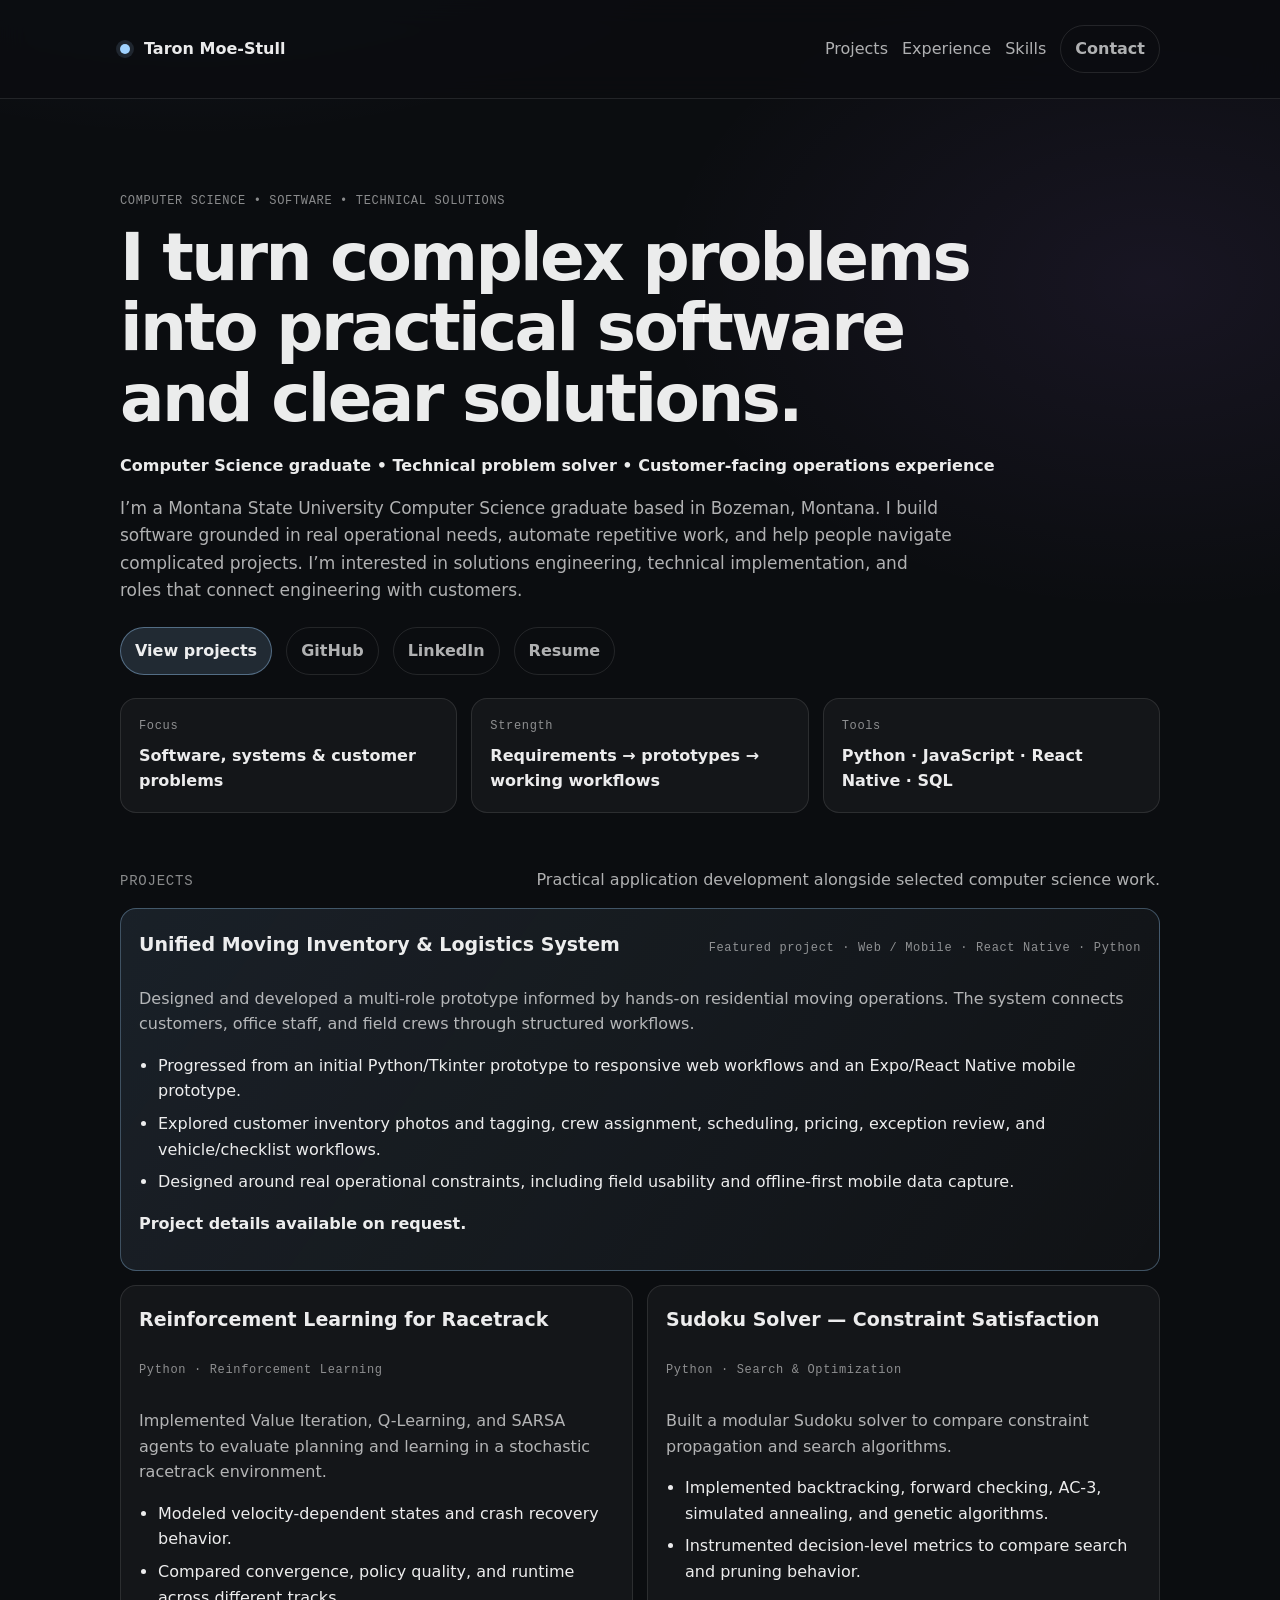
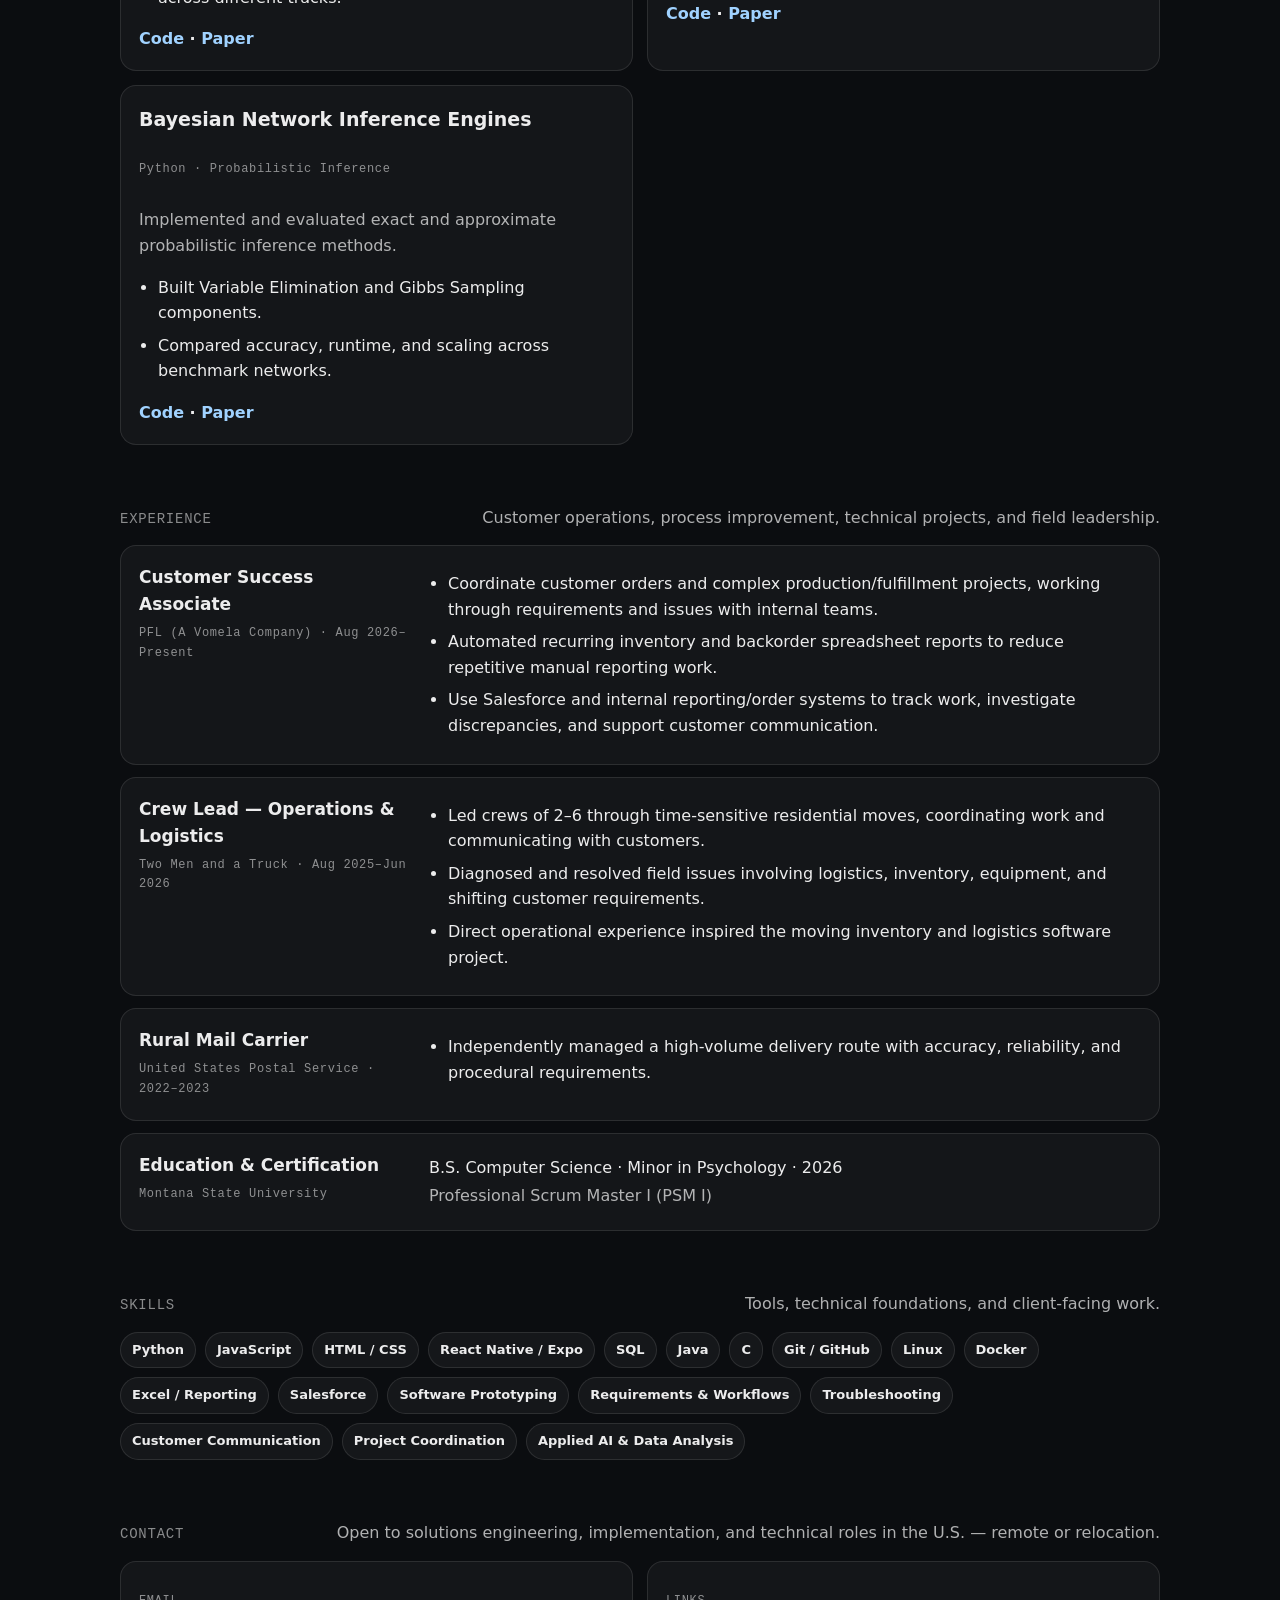
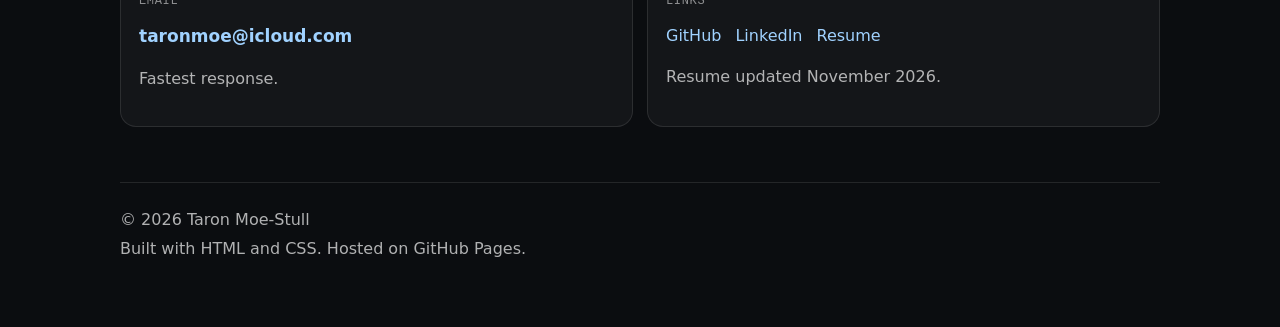
<file: index.html>
<!DOCTYPE html>

<html lang="en">
<head>
<meta charset="utf-8"/>
<meta content="width=device-width, initial-scale=1" name="viewport"/>
<meta content="dark" name="color-scheme"/>
<title>Taron Moe-Stull</title>
<meta content="Taron Moe-Stull" property="og:title"/>
<meta content="Taron Moe-Stull — Computer Science graduate building practical software, automation, and customer-focused technical solutions. Experience in operations, implementation, and applied AI." name="description"/>
<meta content="Computer Science graduate combining software engineering, operational experience, and customer-focused problem solving." property="og:description"/>
<meta content="website" property="og:type"/>
<meta content="Taron Moe-Stull, Solutions Engineering, Software Engineering, Implementation, Python, JavaScript, React Native, Customer Success, Montana State University" name="keywords"/>
<!-- Optional: add after you have a real domain -->
<!-- <meta property="og:url" content="https://taronmoestull.com" /> -->
<!-- Optional: add an image at assets/og.png and uncomment -->
<!-- <meta property="og:image" content="https://taronmoestull.com/assets/og.png" /> -->
<link href="styles.css" rel="stylesheet"/>
</head>
<body>
<a class="skip-link" href="#main">Skip to content</a>
<header class="site-header">
<div class="wrap header-inner">
<a aria-label="Home" class="wordmark" href="#top">
<span aria-hidden="true" class="dot"></span>
<span>Taron Moe-Stull</span>
</a>
<nav aria-label="Primary" class="nav">
<a href="#projects">Projects</a>
<a href="#experience">Experience</a>
<a href="#skills">Skills</a>
<a class="btn" href="#contact">Contact</a>
</nav>
</div>
</header>
<main class="wrap" id="main">
<section class="hero" id="top">
<p class="eyebrow">COMPUTER SCIENCE • SOFTWARE • TECHNICAL SOLUTIONS</p>
<h1 class="headline">I turn complex problems into practical software and clear solutions.</h1>
<p class="subhead">Computer Science graduate • Technical problem solver • Customer-facing operations experience</p>
<p class="lede">I’m a Montana State University Computer Science graduate based in Bozeman, Montana. I build software grounded in real operational needs, automate repetitive work, and help people navigate complicated projects. I’m interested in solutions engineering, technical implementation, and roles that connect engineering with customers.</p>
<div class="cta-row">
<a class="btn primary" href="#projects">View projects</a>

<a class="btn ghost" href="https://github.com/taronmoe" rel="noreferrer" target="_blank">GitHub</a>
<a class="btn ghost" href="https://www.linkedin.com/in/taron-moe-stull/" rel="noreferrer" target="_blank">LinkedIn</a>
<a class="btn ghost" href="assets/Taron_Moe_Stull_Resume_2026_Final.pdf" rel="noreferrer" target="_blank">Resume</a>
</div>
<div class="stats">
<div class="stat">
<div class="stat-k">Focus</div>
<div class="stat-v">Software, systems &amp; customer problems</div>
</div>
<div class="stat">
<div class="stat-k">Strength</div>
<div class="stat-v">Requirements → prototypes → working workflows</div>
</div>
<div class="stat">
<div class="stat-k">Tools</div>
<div class="stat-v">Python · JavaScript · React Native · SQL</div>
</div>
</div>
</section>
<section class="section" id="projects">
<div class="section-head">
<h2>Projects</h2>
<p>Practical application development alongside selected computer science work.</p>
</div>
<div class="grid cards"><article class="card"><div class="card-top"><h3>Unified Moving Inventory &amp; Logistics System</h3><p class="meta">Featured project · Web / Mobile · React Native · Python</p></div><p class="card-desc">Designed and developed a multi-role prototype informed by hands-on residential moving operations. The system connects customers, office staff, and field crews through structured workflows.</p><ul class="bullets"><li>Progressed from an initial Python/Tkinter prototype to responsive web workflows and an Expo/React Native mobile prototype.</li><li>Explored customer inventory photos and tagging, crew assignment, scheduling, pricing, exception review, and vehicle/checklist workflows.</li><li>Designed around real operational constraints, including field usability and offline-first mobile data capture.</li></ul><p class="card-links">Project details available on request.</p></article><article class="card"><div class="card-top"><h3>Reinforcement Learning for Racetrack</h3><p class="meta">Python · Reinforcement Learning</p></div><p class="card-desc">Implemented Value Iteration, Q-Learning, and SARSA agents to evaluate planning and learning in a stochastic racetrack environment.</p><ul class="bullets"><li>Modeled velocity-dependent states and crash recovery behavior.</li><li>Compared convergence, policy quality, and runtime across different tracks.</li></ul><div class="card-links"><a href="https://github.com/taronmoe/racetrack" rel="noopener noreferrer" target="_blank">Code</a> · <a href="assets/projects/racetrack/racetrack-paper.pdf" rel="noopener noreferrer" target="_blank">Paper</a></div></article><article class="card"><div class="card-top"><h3>Sudoku Solver — Constraint Satisfaction</h3><p class="meta">Python · Search &amp; Optimization</p></div><p class="card-desc">Built a modular Sudoku solver to compare constraint propagation and search algorithms.</p><ul class="bullets"><li>Implemented backtracking, forward checking, AC-3, simulated annealing, and genetic algorithms.</li><li>Instrumented decision-level metrics to compare search and pruning behavior.</li></ul><div class="card-links"><a href="https://github.com/taronmoe/sudoku-solver-ai" rel="noopener noreferrer" target="_blank">Code</a> · <a href="assets/projects/sudoku/paper.pdf" rel="noopener noreferrer" target="_blank">Paper</a></div></article><article class="card"><div class="card-top"><h3>Bayesian Network Inference Engines</h3><p class="meta">Python · Probabilistic Inference</p></div><p class="card-desc">Implemented and evaluated exact and approximate probabilistic inference methods.</p><ul class="bullets"><li>Built Variable Elimination and Gibbs Sampling components.</li><li>Compared accuracy, runtime, and scaling across benchmark networks.</li></ul><div class="card-links"><a href="https://github.com/taronmoe/bayes" rel="noopener noreferrer" target="_blank">Code</a> · <a href="assets/projects/bayes/bayes-paper.pdf" rel="noopener noreferrer" target="_blank">Paper</a></div></article></div>
</section>
<section class="section" id="experience">
<div class="section-head">
<h2>Experience</h2>
<p>Customer operations, process improvement, technical projects, and field leadership.</p>
</div>
<div class="stack"><div class="row"><div><h3>Customer Success Associate</h3><p class="meta">PFL (A Vomela Company) · Aug 2026–Present</p></div><div><ul class="bullets"><li>Coordinate customer orders and complex production/fulfillment projects, working through requirements and issues with internal teams.</li><li>Automated recurring inventory and backorder spreadsheet reports to reduce repetitive manual reporting work.</li><li>Use Salesforce and internal reporting/order systems to track work, investigate discrepancies, and support customer communication.</li></ul></div></div><div class="row"><div><h3>Crew Lead — Operations &amp; Logistics</h3><p class="meta">Two Men and a Truck · Aug 2025–Jun 2026</p></div><div><ul class="bullets"><li>Led crews of 2–6 through time-sensitive residential moves, coordinating work and communicating with customers.</li><li>Diagnosed and resolved field issues involving logistics, inventory, equipment, and shifting customer requirements.</li><li>Direct operational experience inspired the moving inventory and logistics software project.</li></ul></div></div><div class="row"><div><h3>Rural Mail Carrier</h3><p class="meta">United States Postal Service · 2022–2023</p></div><div><ul class="bullets"><li>Independently managed a high-volume delivery route with accuracy, reliability, and procedural requirements.</li></ul></div></div><div class="row"><div><h3>Education &amp; Certification</h3><p class="meta">Montana State University</p></div><div><p>B.S. Computer Science · Minor in Psychology · 2026</p><p class="muted">Professional Scrum Master I (PSM I)</p></div></div></div>
</section>
<section class="section" id="skills">
<div class="section-head">
<h2>Skills</h2>
<p>Tools, technical foundations, and client-facing work.</p>
</div>
<div aria-label="Skills list" class="pill-grid"><span class="pill">Python</span><span class="pill">JavaScript</span><span class="pill">HTML / CSS</span><span class="pill">React Native / Expo</span><span class="pill">SQL</span><span class="pill">Java</span><span class="pill">C</span><span class="pill">Git / GitHub</span><span class="pill">Linux</span><span class="pill">Docker</span><span class="pill">Excel / Reporting</span><span class="pill">Salesforce</span><span class="pill">Software Prototyping</span><span class="pill">Requirements &amp; Workflows</span><span class="pill">Troubleshooting</span><span class="pill">Customer Communication</span><span class="pill">Project Coordination</span><span class="pill">Applied AI &amp; Data Analysis</span></div>
</section>
<section class="section" id="contact">
<div class="section-head">
<h2>Contact</h2>
<p>Open to solutions engineering, implementation, and technical roles in the U.S. — remote or relocation.</p>
</div>
<div class="contact">
<div class="contact-card">
<p class="contact-title">Email</p>
<a class="contact-link" href="mailto:taronmoe@icloud.com">taronmoe@icloud.com</a>
<p class="muted">Fastest response.</p>
</div>
<div class="contact-card">
<p class="contact-title">Links</p>
<div class="contact-links">
<a href="https://github.com/taronmoe" rel="noreferrer" target="_blank">GitHub</a>
<a href="https://www.linkedin.com/in/taron-moe-stull/" rel="noreferrer" target="_blank">LinkedIn</a>
<a href="assets/Taron_Moe_Stull_Resume_2026_Final.pdf" rel="noreferrer" target="_blank">Resume</a>
</div>
<p class="muted">Resume updated November 2026.</p>
</div>
</div>
</section>
<footer class="footer">
<p>© <span id="y"></span> Taron Moe-Stull</p>
<p class="muted">Built with HTML and CSS. Hosted on GitHub Pages.</p>
</footer>
</main>
<script>
    document.getElementById("y").textContent = new Date().getFullYear();
  </script>
</body>
</html>
</file>
<file: styles.css>
:root{--bg:#0b0d10;--panel:rgba(255,255,255,.04);--border:rgba(255,255,255,.10);--text:rgba(255,255,255,.92);--muted:rgba(255,255,255,.68);--faint:rgba(255,255,255,.52);--link:#a0d2ff;--radius:16px;--max:1080px;--sans:system-ui,-apple-system,Segoe UI,Roboto,sans-serif;--mono:ui-monospace,SFMono-Regular,Menlo,Consolas,monospace}
*{box-sizing:border-box}html{scroll-behavior:smooth}body{margin:0;font:16px/1.6 var(--sans);color:var(--text);background:radial-gradient(1100px 700px at 15% -8%,rgba(120,170,255,.13),transparent 60%),radial-gradient(900px 600px at 90% 8%,rgba(180,120,255,.08),transparent 55%),var(--bg)}a{color:var(--link);text-decoration:none}a:hover{text-decoration:underline}a:focus-visible,.btn:focus-visible{outline:2px solid var(--link);outline-offset:3px}.wrap{max-width:var(--max);margin:auto;padding:25px 20px}.skip-link{position:absolute;left:-9999px}.skip-link:focus{left:16px;top:16px;z-index:100;padding:12px;background:#111;color:#fff}.site-header{position:sticky;top:0;z-index:20;backdrop-filter:blur(14px);background:rgba(11,13,16,.82);border-bottom:1px solid var(--border)}.header-inner,.nav,.wordmark,.cta-row,.section-head,.card-top,.contact-links{display:flex;align-items:center;gap:14px}.header-inner,.section-head{justify-content:space-between}.nav{flex-wrap:wrap}.nav a{color:var(--muted)}.nav a:hover{color:var(--text)}.wordmark{color:var(--text);font-weight:700}.dot{width:10px;height:10px;border-radius:50%;background:var(--link);box-shadow:0 0 0 4px rgba(160,210,255,.13)}.btn{display:inline-flex;align-items:center;justify-content:center;border:1px solid var(--border);border-radius:999px;padding:10px 14px;color:var(--text);font-weight:600}.btn:hover{background:rgba(255,255,255,.07);text-decoration:none}.btn.primary{background:rgba(160,210,255,.15);border-color:rgba(160,210,255,.4)}.btn.ghost{color:var(--muted)}.hero{padding:56px 0 24px}.eyebrow,.meta,.stat-k,.section-head h2,.contact-title{font:12px/1.6 var(--mono);letter-spacing:.055em;color:var(--faint)}.headline{max-width:19ch;font-size:clamp(38px,5.5vw,66px);line-height:1.07;letter-spacing:-.04em;margin:12px 0 18px}.subhead{font-weight:650;color:var(--text)}.lede{font-size:17px;max-width:77ch;color:var(--muted)}.cta-row{flex-wrap:wrap;margin:23px 0}.stats,.cards,.contact{display:grid;gap:14px}.stats{grid-template-columns:repeat(3,minmax(0,1fr))}.stat,.card,.row,.contact-card{background:var(--panel);border:1px solid var(--border);border-radius:var(--radius);padding:18px}.stat-v{font-weight:650;margin-top:7px}.section{padding:30px 0}.section-head{align-items:baseline;flex-wrap:wrap;margin-bottom:15px}.section-head h2{font-size:14px;text-transform:uppercase;margin:0}.section-head p{margin:0;color:var(--muted)}.cards{grid-template-columns:repeat(2,minmax(0,1fr))}.card:first-child{grid-column:1/-1;border-color:rgba(160,210,255,.32);background:linear-gradient(125deg,rgba(160,210,255,.10),rgba(255,255,255,.025))}.card-top{align-items:baseline;justify-content:space-between;flex-wrap:wrap}.card h3{font-size:19px;margin:0}.card-desc,.muted{color:var(--muted)}.bullets{padding-left:19px}.bullets li{margin:7px 0}.card-links{font-weight:650}.stack{display:grid;gap:12px}.row{display:grid;grid-template-columns:270px 1fr;gap:20px}.row h3{margin:0 0 6px;font-size:17px}.row p{margin:3px 0}.row .bullets{margin:0}.pill-grid{display:flex;flex-wrap:wrap;gap:9px}.pill{border:1px solid var(--border);background:rgba(255,255,255,.045);border-radius:999px;padding:7px 11px;font-size:13px;font-weight:600}.contact{grid-template-columns:1fr 1fr}.contact-title{text-transform:uppercase}.contact-link{font-weight:700;font-size:17px}.contact-links{flex-wrap:wrap}.footer{margin-top:25px;padding:20px 0 36px;border-top:1px solid var(--border);color:var(--muted)}.footer p{margin:4px 0}@media(max-width:760px){.wrap{padding:20px 16px}.header-inner{align-items:flex-start;flex-direction:column;gap:8px}.hero{padding-top:32px}.cards,.stats,.contact{grid-template-columns:1fr}.card:first-child{grid-column:auto}.row{grid-template-columns:1fr;gap:10px}.headline{font-size:clamp(34px,9vw,50px)}}@media(prefers-reduced-motion:reduce){html{scroll-behavior:auto}}
</file>
